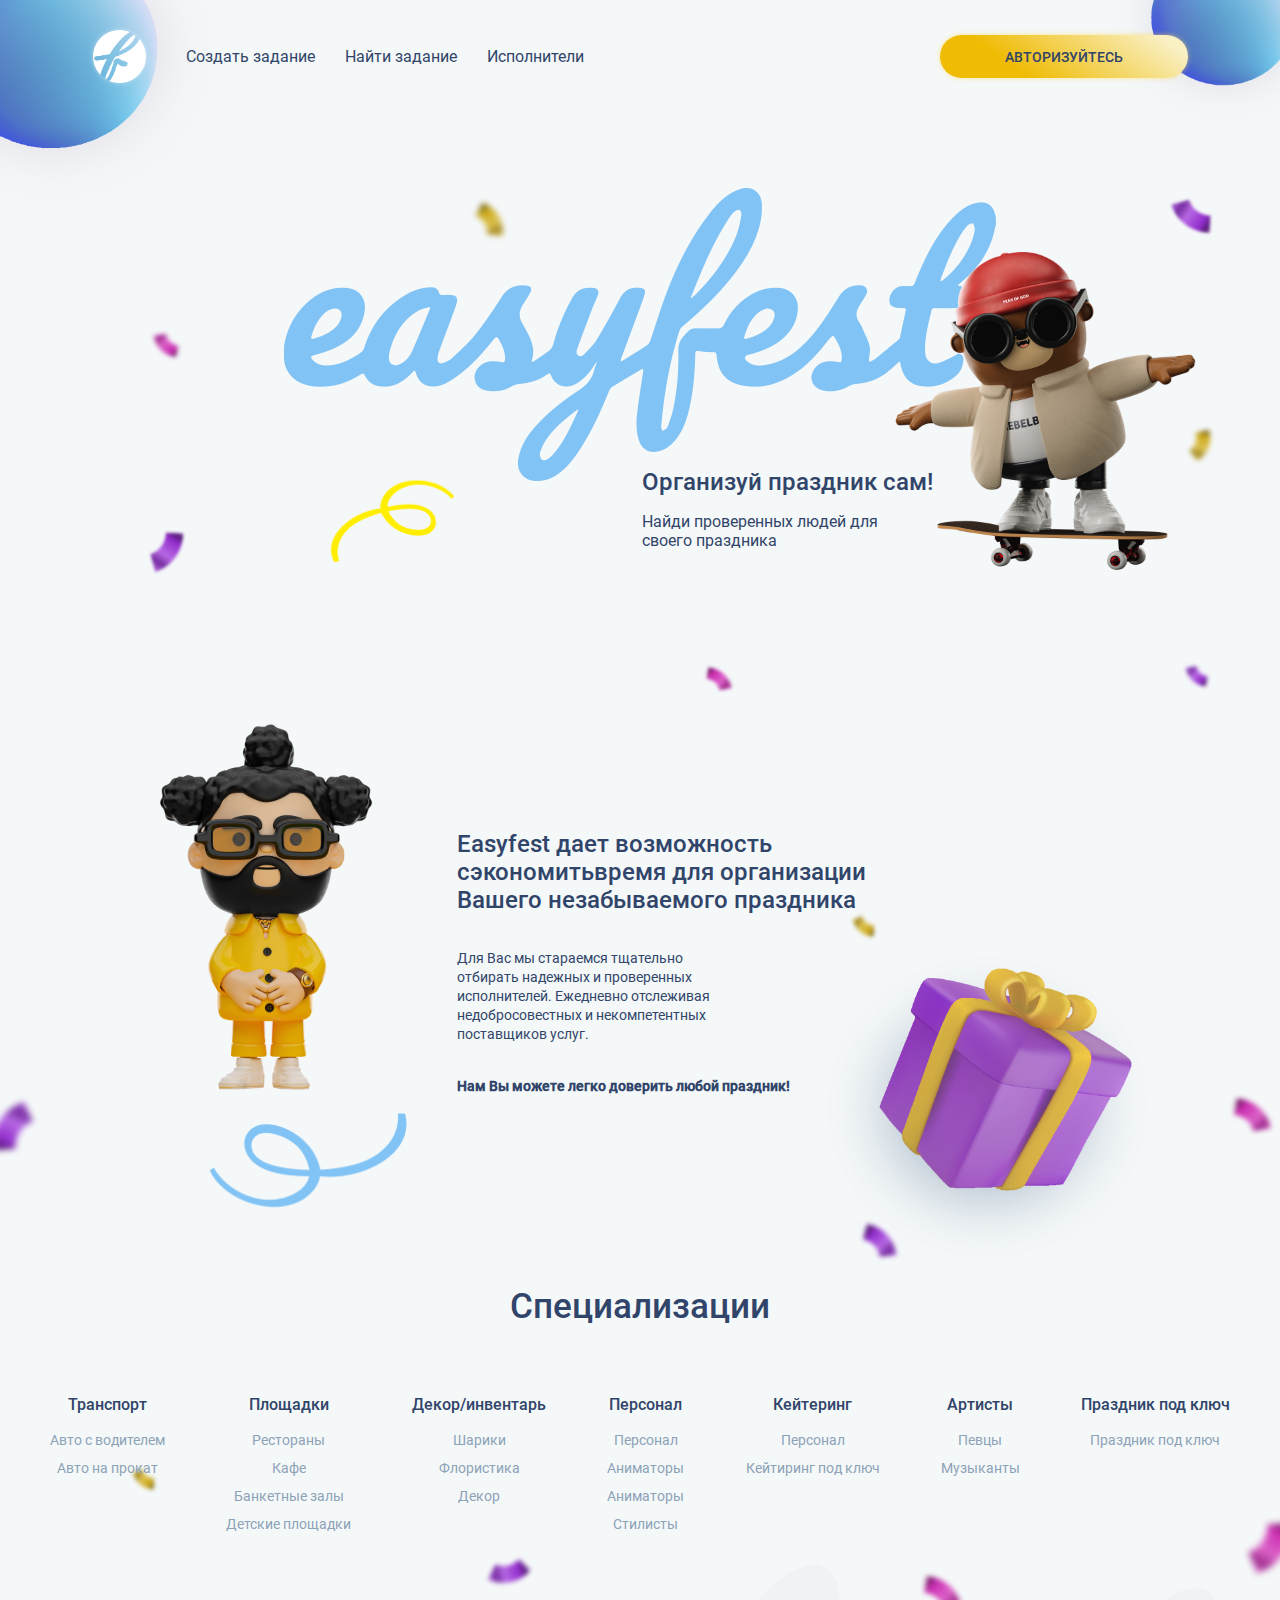
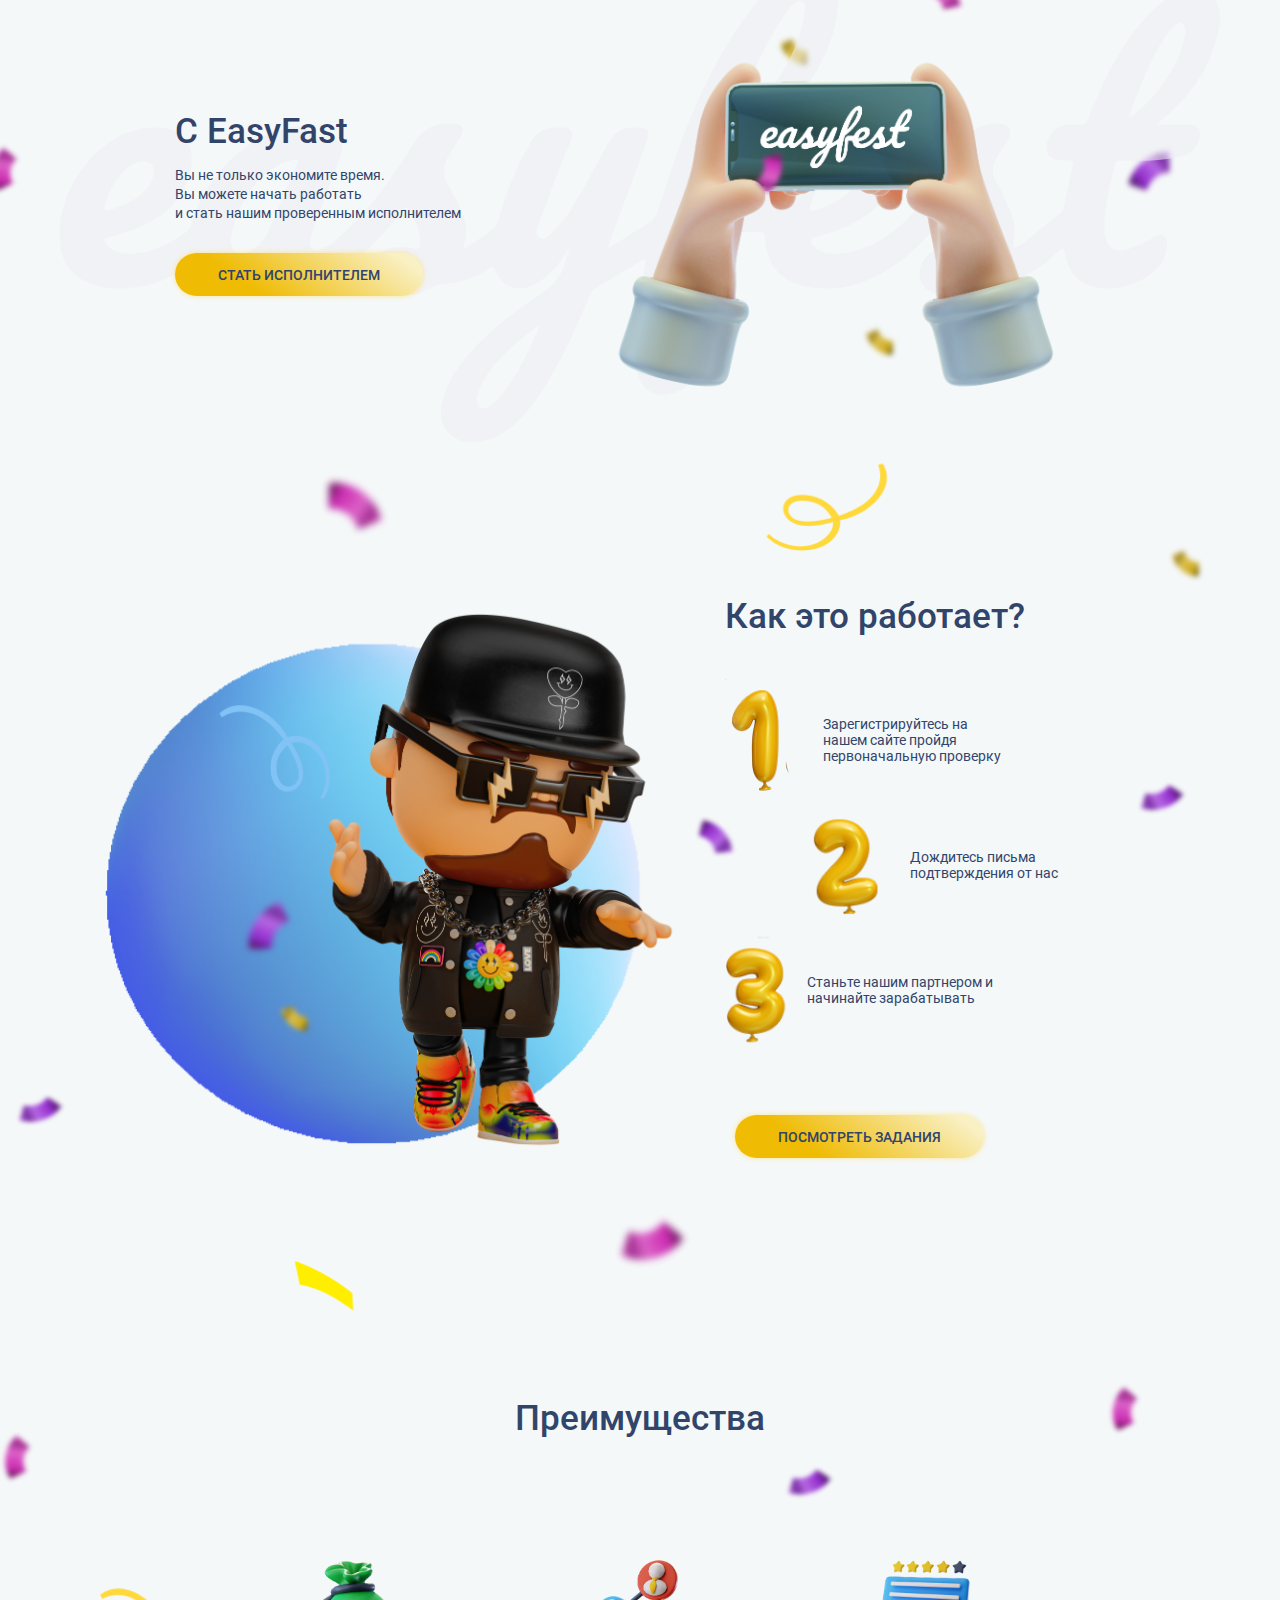
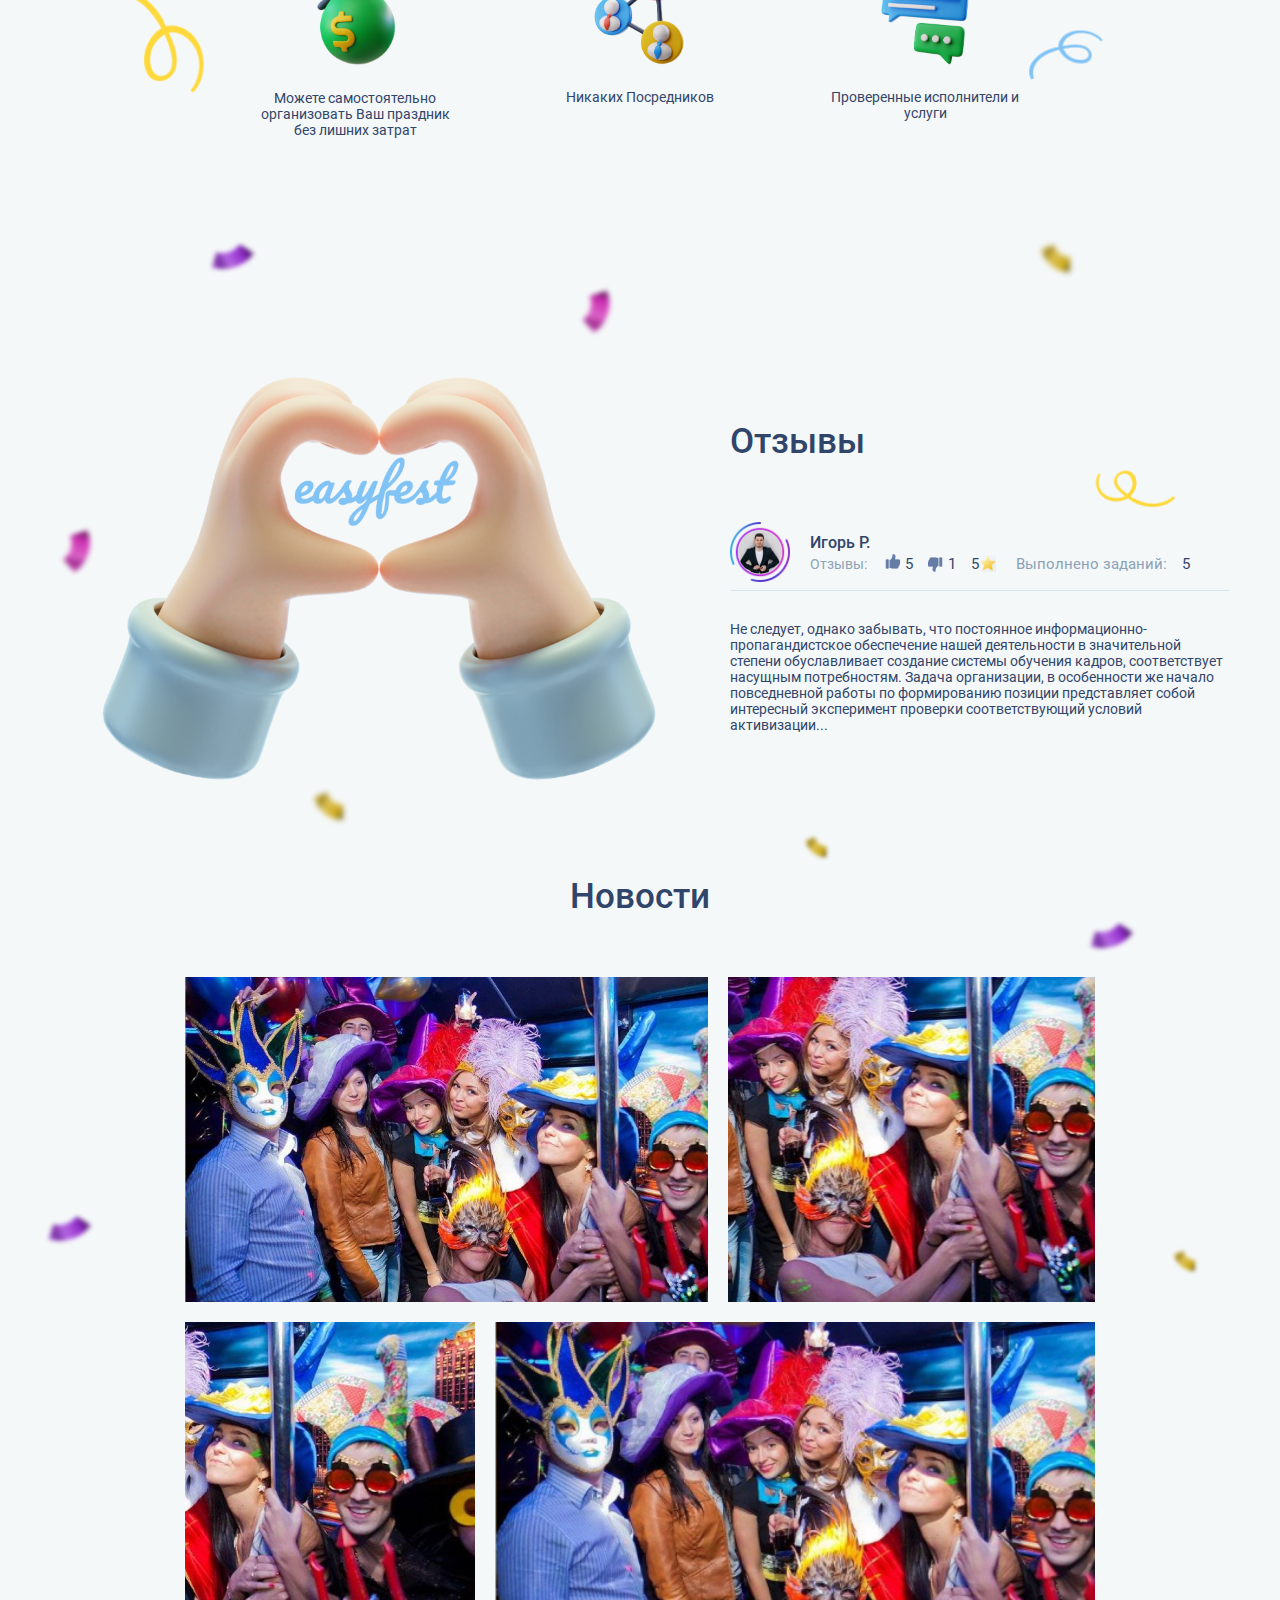
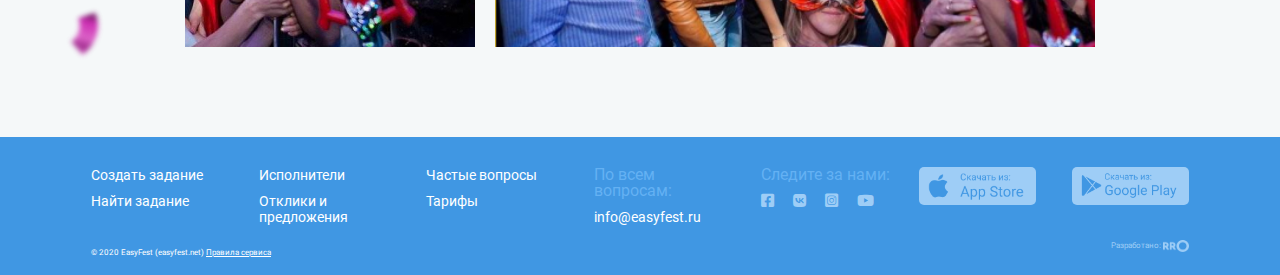
<file: index.html>
<!DOCTYPE html>
<html lang="en">
<head>
    <meta charset="UTF-8" />
    <meta http-equiv="X-UA-Compatible" content="IE=edge" />
    <meta name="viewport" content="width=device-width, initial-scale=1.0" />
    <link rel="stylesheet" href="./style/reset.css" />
    <link rel="stylesheet" href="./fontawesome-free-6.2.0-web/css/all.css" />
    <link rel="stylesheet" href="./style/index.css" />
    <title>EasyFest</title>
</head>
<body>
    <div class="wrapper">
        <div class="mobile-controls">
            <div class="mobile-controls_left-line"></div>
            <div class="mobile-controls_right-line"></div>
            <div class="mobile-controls_buttons">
                <div class="mobile-controls_bottom-line"></div>
                <button class="mobile-controls_button"><img src="./img/messages-mobile_icon.png" alt="" /></button>
                <button class="mobile-controls_button"><img src="./img/notification-mobile_icon.png" alt="" /></button>
                <button class="mobile-controls_button"><img src="./img/events-mobile_icon.png" alt="" /></button>
                <button class="mobile-controls_button"><img src="./img/settings-mobile_icon.png" alt="" /></button>
            </div>
        </div>
        <img class="left-ball" src="./img/ball_left.png" alt="">
        <img class="right-ball" src="./img/ball_right.png" alt="">
        <header class="header">
            <div class="header_container">
                <nav class="header_navbar">
                    <a href="./index.html" class="header_navbar-logo">
                        <img src="./img/logo_buttton.png" alt="logo" class="header_navbar-logo-image" />
                    </a>
                    <ul class="header_navbar-list">
                        <li class="header_navbar-item">
                            <a href="./task_creation.html" class="header_navbar-link">Создать задание</a>
                        </li>
                        <li class="header_navbar-item">
                            <a href="./update.html" class="header_navbar-link">Найти задание</a>
                        </li>
                        <li class="header_navbar-item">
                            <a href="./error.html" class="header_navbar-link">Исполнители</a>
                        </li>
                    </ul>
                </nav>
                <button class="header_login-button">Авторизуйтесь</button>
                <button class="header_mobile_menu-button">
                    <div class="header_mobile_menu-icon">
                        <p class="header_mobile_menu-line"></p>
                        <p class="header_mobile_menu-line"></p>
                        <p class="header_mobile_menu-line"></p>
                    </div>
                </button>
                <a href="#" class="header_mobile_profile"><img src="./img/roma_logo.jpg" alt="Roma" class="header_mobile_profile-image" /></a>
            </div>
        </header>
        <main>
            <section class="organize">
                <div class="organize_container">
                    <div class="organize_content">
                        <h2 class="organize_title">Организуй праздник сам!</h2>
                        <p class="organize_description">Найди проверенных людей для своего праздника</p>
                        <button class="organize_mobile_button">СОЗДАТЬ ЗАДАНИЕ</button>
                        <a href="#" class="organize_mobile_link">Смотреть предложения</a>
                    </div>
                </div>
            </section>
            <section class="time-saving">
                <div class="time-saving_container">
                    <div class="time-saving_content">
                        <h2 class="time-saving_title">Еasyfest дает возможность сэкономитьвремя для организации Вашего незабываемого праздника</h2>
                        <p class="time-saving_description">Для Вас мы стараемся  тщательно отбирать надежных и проверенных исполнителей. Ежедневно отслеживая недобросовестных и некомпетентных поставщиков услуг.</p>
                        <h3 class="time-saving_subtitle">Нам Вы можете легко доверить любой праздник!</h3>
                    </div>
                </div>
            </section>
            <section class="specialization">
                <div class="specialization_container">
                    <h2 class="specialization_title">Специализации</h2>
                    <div class="specialization_groups">
                        <ul class="specialization_list">
                            <li class="specialization_item">
                                <p class="specialization_list_title">Транспорт</p>
                            </li>
                            <li class="specialization_item">
                                <a href="#" class="specialization_list_link">Авто с водителем</a>
                            </li>
                            <li class="specialization_item">
                                <a href="#" class="specialization_list_link">Авто на прокат</a>
                            </li>
                        </ul>
                        <ul class="specialization_list">
                            <li class="specialization_item">
                                <p class="specialization_list_title">Площадки </p>
                            </li>
                            <li class="specialization_item">
                                <a href="#" class="specialization_list_link">Рестораны</a>
                            </li>
                            <li class="specialization_item">
                                <a href="#" class="specialization_list_link">Кафе</a>
                            </li>
                            <li class="specialization_item">
                                <a href="#" class="specialization_list_link">Банкетные залы</a>
                            </li>
                            <li class="specialization_item">
                                <a href="#" class="specialization_list_link">Детские площадки</a>
                            </li>
                        </ul>
                        <ul class="specialization_list">
                            <li class="specialization_item">
                                <p class="specialization_list_title">Декор/инвентарь </p>
                            </li>
                            <li class="specialization_item">
                                <a href="#" class="specialization_list_link">Шарики</a>
                            </li>
                            <li class="specialization_item">
                                <a href="#" class="specialization_list_link">Флористика</a>
                            </li>
                            <li class="specialization_item">
                                <a href="#" class="specialization_list_link">Декор</a>
                            </li>
                        </ul>
                        <ul class="specialization_list">
                            <li class="specialization_item">
                                <p class="specialization_list_title">Персонал</p>
                            </li>
                            <li class="specialization_item">
                                <a href="#" class="specialization_list_link">Персонал</a>
                            </li>
                            <li class="specialization_item">
                                <a href="#" class="specialization_list_link">Аниматоры</a>
                            </li>
                            <li class="specialization_item">
                                <a href="#" class="specialization_list_link">Аниматоры</a>
                            </li>
                            <li class="specialization_item">
                                <a href="#" class="specialization_list_link">Стилисты</a>
                            </li>
                        </ul>
                        <ul class="specialization_list">
                            <li class="specialization_item">
                                <p class="specialization_list_title">Кейтеринг</p>
                            </li>
                            <li class="specialization_item">
                                <a href="#" class="specialization_list_link">Персонал</a>
                            </li>
                            <li class="specialization_item">
                                <a href="#" class="specialization_list_link">Кейтиринг под ключ</a>
                            </li>
                        </ul>
                        <ul class="specialization_list">
                            <li class="specialization_item">
                                <p class="specialization_list_title">Артисты</p>
                            </li>
                            <li class="specialization_item">
                                <a href="#" class="specialization_list_link">Певцы </a>
                            </li>
                            <li class="specialization_item">
                                <a href="#" class="specialization_list_link">Музыканты</a>
                            </li>
                        </ul>
                        <ul class="specialization_list">
                            <li class="specialization_item">
                                <p class="specialization_list_title">Праздник под ключ</p>
                            </li>
                            <li class="specialization_item">
                                <a href="#" class="specialization_list_link">Праздник под ключ</a>
                            </li>
                        </ul>                      
                    </div>
                    <div class="specialization_list_slider">
                        <span></span><span></span><span class="active"></span>
                    </div>
                </div>
            </section>
            <section class="become-executor">
                <div class="become-executor_container">
                    <div class="become-executor_content">
                        <h2 class="become-executor_title">С EasyFast</h2>
                        <p class="become-executor_description">Вы не только экономите время. <br>Вы можете начать работать <br>и стать нашим проверенным исполнителем</p>
                        <button class="become-executor_button">СТАТЬ ИСПОЛНИТЕЛЕМ</button>
                    </div>
                    <div class="become-executor_image">
                        <img src="./img/easyfest_phone.png" alt="EasyFest" />
                    </div>
                </div>
            </section>
            <section class="instruction">
                <h2 class="instruction_mobile_title">Как это работает?</h2>
                <div class="instruction_container">
                    <div class="instruction_image">
                        <img src="./img/avatar_rockstar.png" alt="" />
                    </div>
                    <div class="instruction_content">
                        <h2 class="instruction_title">Как это работает?</h2>
                        <div class="instruction_steps">
                            <div class="instruction_step">
                                <img src="./img/baloon_one.png" alt="First Step" class="instruction_step_image" />
                                <p class="instruction_step_description">Зарегистрируйтесь на нашем сайте пройдя первоначальную проверку</p>
                            </div>
                            <div class="instruction_step">
                                <img src="./img/baloon_two.png" alt="Second Step" class="instruction_step_image" />
                                <p class="instruction_step_description">Дождитесь письма подтверждения от нас </p>
                            </div>
                            <div class="instruction_step">
                                <img src="./img/baloon_three.png" alt="Third Step" class="instruction_step_image" />
                                <p class="instruction_step_description">Станьте нашим партнером и начинайте зарабатывать </p>
                            </div>
                        </div>
                        <button class="instruction_button">ПОСМОТРЕТЬ ЗАДАНИЯ</button>
                    </div>
                </div>
            </section>
            <section class="benefits">
                <div class="benefits_container">
                    <h2 class="benefits_title">Преимущества</h2>
                    <div class="benefits_content">
                        <div class="benefits_box">
                            <img src="./img/money_bag.png" alt="No extra spendings" class="benefits_box_image" />
                            <p class="benefits_box_description">Можете самостоятельно организовать Ваш праздник без лишних затрат</p>
                        </div>
                        <div class="benefits_box">
                            <img src="./img/intermediary.png" alt="No intermediary" class="benefits_box_image" />
                            <p class="benefits_box_description">Никаких Посредников</p>
                        </div>
                        <div class="benefits_box">
                            <img src="./img/reviews.png" alt="Reviews" class="benefits_box_image" />
                            <p class="benefits_box_description">Проверенные исполнители и услуги</p>
                        </div>
                    </div>
                </div>
            </section>
            <section class="reviews">
                <div class="reviews_container">
                    <div class="reviews_image">
                        <img src="./img/easyfest_hands.png" alt="" />
                    </div>
                    <div class="reviews_content">
                        <h2 class="reviews_title">Отзывы</h2>
                        <div class="reviews_header">
                            <div class="reviews_header_avatar">
                                <img src="./img/roma.png" alt="Igor" />
                            </div>
                            <div>
                                <p class="reviews_header_name">Игорь Р.</p>
                                <p class="reviews_header_statistic">Отзывы: <span class="reviews_header_statistic-likes">5</span><span class="reviews_header_statistic-dislikes">1</span><span class="reviews_header_statistic-stars">5</span><span class="reviews_header_statistic_tasks">Выполнено заданий:<span class="reviews_header_statistic_tasks-number">5</span></span></p>
                            </div>
                        </div>
                        <p class="reviews_description">Не следует, однако забывать, что постоянное информационно-пропагандистское обеспечение нашей деятельности в значительной степени обуславливает создание системы обучения кадров, соответствует насущным потребностям. Задача организации, в особенности же начало повседневной работы по формированию позиции представляет собой интересный эксперимент проверки соответствующий условий активизации...</p>
                    </div>
                    <div class="reviews_slider-indicator">
                        <span></span><span></span><span class="active"></span>
                    </div>
                </div>
            </section>
            <section class="news">
                <div class="news_container">
                    <h2 class="news_title">Новости</h2>
                    <div class="news_cards">
                        <div class="news_card">
                            <div class="news_card_content">
                                <h2 class="news_card_title">Текст новости</h2>
                                <p class="news_card_description">Не следует, однако забывать, что постоянное информационно-пропагандистское обеспечение нашей деятельности в значительной степени обуславливает создание системы обучения кадров, соответствует насущным потребностям. Задача организации, в особенности же начало повседневной работы по формированию позиции представляет собой интересный эксперимент проверки соответствующий условий активизации...</p>
                            </div>
                        </div>
                        <div class="news_card">
                            <div class="news_card_content">
                                <h2 class="news_card_title">Текст новости</h2>
                                <p class="news_card_description">Не следует, однако забывать, что постоянное информационно-пропагандистское обеспечение нашей деятельности в значительной степени обуславливает создание системы обучения кадров, соответствует насущным потребностям. Задача организации, в особенности же начало повседневной работы по формированию позиции представляет собой интересный эксперимент проверки соответствующий условий активизации...</p>
                            </div>
                        </div>
                        <div class="news_card">
                            <div class="news_card_content">
                                <h2 class="news_card_title">Текст новости</h2>
                                <p class="news_card_description">Не следует, однако забывать, что постоянное информационно-пропагандистское обеспечение нашей деятельности в значительной степени обуславливает создание системы обучения кадров, соответствует насущным потребностям. Задача организации, в особенности же начало повседневной работы по формированию позиции представляет собой интересный эксперимент проверки соответствующий условий активизации...</p>
                            </div>
                        </div>
                        <div class="news_card">
                            <div class="news_card_content">
                                <h2 class="news_card_title">Текст новости</h2>
                                <p class="news_card_description">Не следует, однако забывать, что постоянное информационно-пропагандистское обеспечение нашей деятельности в значительной степени обуславливает создание системы обучения кадров, соответствует насущным потребностям. Задача организации, в особенности же начало повседневной работы по формированию позиции представляет собой интересный эксперимент проверки соответствующий условий активизации...</p>
                            </div>
                        </div>
                    </div>
                </div>
            </section>
        </main>
        <footer class="footer">
            <div class="footer_container">
                <div class="footer_content">
                    <div class="footer_links">
                        <ul class="footer_links_list">
                            <li class="footer_links_item">
                                <a href="#" class="footer_links_link">Создать задание</a>
                            </li>
                            <li class="footer_links_item">
                                <a href="#" class="footer_links_link">Найти задание</a>
                            </li>
                        </ul>
                        <ul class="footer_links_list">
                            <li class="footer_links_item">
                                <a href="#" class="footer_links_link">Исполнители</a>
                            </li>
                            <li class="footer_links_item">
                                <a href="#" class="footer_links_link">Отклики и предложения</a>
                            </li>
                        </ul>
                        <ul class="footer_links_list">
                            <li class="footer_links_item">
                                <a href="#" class="footer_links_link">Частые вопросы</a>
                            </li>
                            <li class="footer_links_item">
                                <a href="#" class="footer_links_link">Тарифы</a>
                            </li>
                        </ul>
                        <ul class="footer_links_list">
                            <li class="footer_links_item">
                                <p class="footer_links_title">По всем вопросам:</p>
                            </li>
                            <li class="footer_links_item">
                                <a href="mailto: info@easyfest.ru" class="footer_links_link">info@easyfest.ru</a>
                            </li>
                        </ul>
                        <ul class="footer_links_list">
                            <li class="footer_links_item">
                                <p class="footer_links_title">Следите за нами:</p>
                            </li>
                            <li class="footer_links_item">
                                <a href="#" class="footer_links_icon"><i class="fa-brands fa-square-facebook"></i></a>
                                <a href="#" class="footer_links_icon"><i class="fa-brands fa-vk"></i></a>
                                <a href="#" class="footer_links_icon"><i class="fa-brands fa-square-instagram"></i></a>
                                <a href="#" class="footer_links_icon"><i class="fa-brands fa-youtube"></i></a>
                            </li>
                        </ul>
                    </div>
                    <div class="footer_apps">
                        <a class="footer_apps_item" href="#"><img src="./img/app_store.png" alt="" /></a>
                        <a class="footer_apps_item" href="#"><img src="./img/play_market.png" alt="" /></a>
                    </div>
                </div>
                <div class="footer_copyright">
                    <p class="footer_copyright-rules">© 2020 EasyFest (easyfest.net) <a href="#">Правила сервиса</a></p>
                    <p class="footer_copyright-developer">Разработано: <img src="./img/pro.png" alt="" /></p>
                </div>
            </div>
        </footer>
    </div>
</body>
</html>
</file>
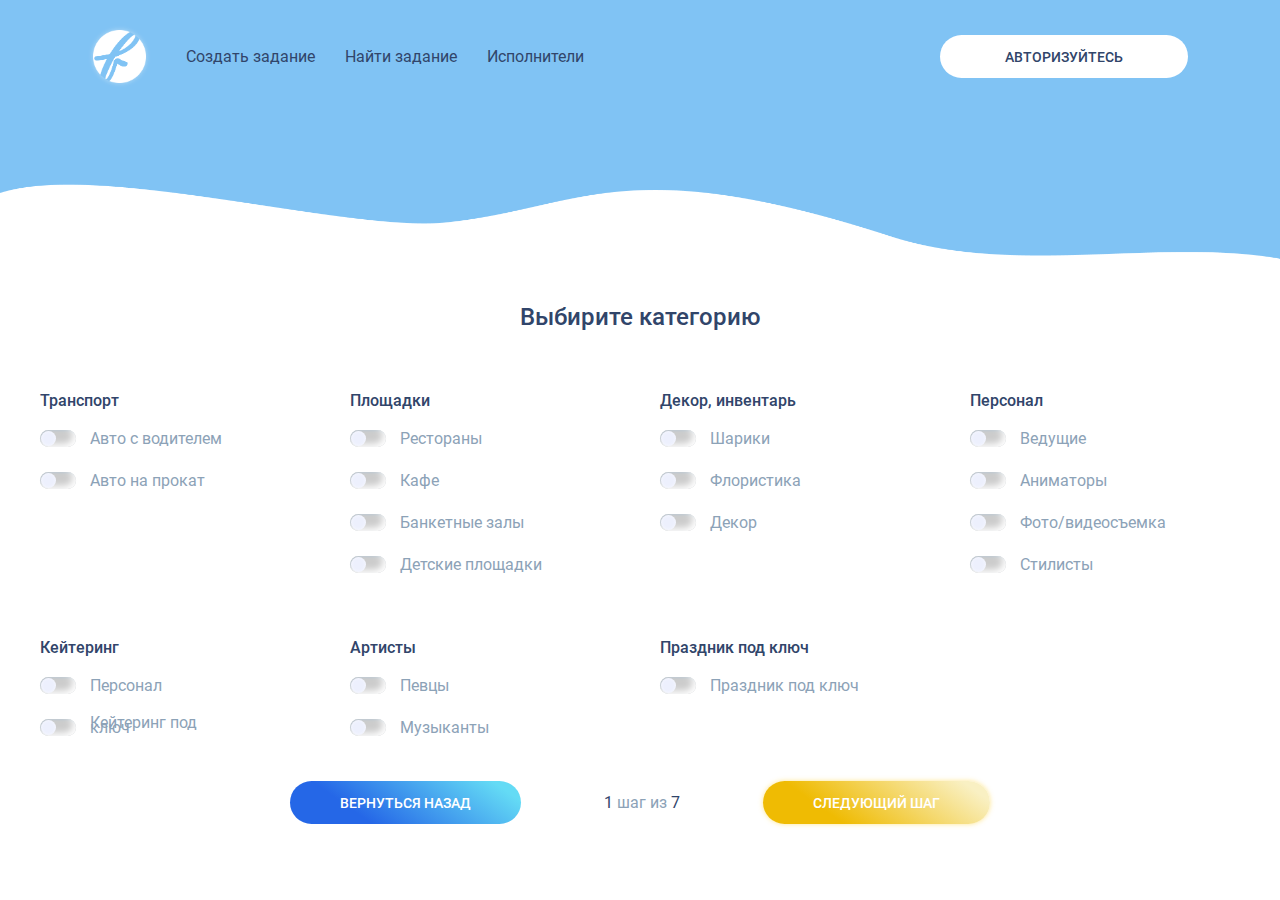
<file: task_creation.html>
<!DOCTYPE html>
<html lang="en">
<head>
    <meta charset="UTF-8" />
    <meta http-equiv="X-UA-Compatible" content="IE=edge" />
    <meta name="viewport" content="width=device-width, initial-scale=1.0" />
    <link rel="stylesheet" href="./style/reset.css" />
    <link rel="stylesheet" href="./fontawesome-free-6.2.0-web/css/all.css" />
    <link rel="stylesheet" href="./style/index.css" />
    <title>EasyFest</title>
</head>
<body class="task-creation_body">
    <header class="header">
        <div class="header_container">
            <nav class="header_navbar">
                <a href="./index.html" class="header_navbar-logo">
                    <img src="./img/logo_buttton.png" alt="logo" class="header_navbar-logo-image" />
                </a>
                <ul class="header_navbar-list">
                    <li class="header_navbar-item">
                        <a href="./task_creation.html" class="header_navbar-link">Создать задание</a>
                    </li>
                    <li class="header_navbar-item">
                        <a href="#" class="header_navbar-link">Найти задание</a>
                    </li>
                    <li class="header_navbar-item">
                        <a href="#" class="header_navbar-link">Исполнители</a>
                    </li>
                </ul>
            </nav>
            <button class="header_login-button">Авторизуйтесь</button>
            <button class="header_mobile_menu-button">
                <div class="header_mobile_menu-icon">
                    <p class="header_mobile_menu-line"></p>
                    <p class="header_mobile_menu-line"></p>
                    <p class="header_mobile_menu-line"></p>
                </div>
            </button>
            <a href="#" class="header_mobile_profile"><img src="./img/roma_logo.jpg" alt="Roma" class="header_mobile_profile-image" /></a>
        </div>
    </header>
    <main class="task-creation_main">
        <h2 class="task-creation_main_title_mobile">Стоимость одной  категории 100 ₽</h2>
        <p class="task-creation_main_subtitle_mobile">*Первый месяц подписка на выбранные категории бесплатна</p>
        <h2 class="task-creation_main_title">Выбирите категорию</h2>
        <form action="" class="task-creation_main_form">
            <ul class="task-creation_main_list">
                <li class="task-creation_main_list-title">Транспорт</li>
                <li class="task-creation_main_list-item">
                    <label class="task-creation_main_switch">
                        <input type="checkbox" id="car_with_driver">
                        <span class="task-creation_main_slider"></span>
                        <label class="task-creation_main_switch-label" for="car_with_driver">Авто с водителем</label>
                    </label>
                </li>
                <li class="task-creation_main_list-item">
                    <label class="task-creation_main_switch">
                        <input type="checkbox" id="car_for_rent">
                        <span class="task-creation_main_slider"></span>
                        <label class="task-creation_main_switch-label" for="car_for_rent">Авто на прокат</label>
                    </label>
                </li>
            </ul>
            <ul class="task-creation_main_list">
                <li class="task-creation_main_list-title">Площадки</li>
                <li class="task-creation_main_list-item">
                    <label class="task-creation_main_switch">
                        <input type="checkbox" id="restorants">
                        <span class="task-creation_main_slider"></span>
                        <label class="task-creation_main_switch-label" for="restorants">Рестораны</label>
                    </label>
                </li>
                <li class="task-creation_main_list-item">
                    <label class="task-creation_main_switch">
                        <input type="checkbox" id="cafe">
                        <span class="task-creation_main_slider"></span>
                        <label class="task-creation_main_switch-label" for="cafe">Кафе</label>
                    </label>
                </li>
                <li class="task-creation_main_list-item">
                    <label class="task-creation_main_switch">
                        <input type="checkbox" id="banqueting_hall">
                        <span class="task-creation_main_slider"></span>
                        <label class="task-creation_main_switch-label" for="banqueting_hall">Банкетные залы</label>
                    </label>
                </li>
                <li class="task-creation_main_list-item">
                    <label class="task-creation_main_switch">
                        <input type="checkbox" id="playgrounds">
                        <span class="task-creation_main_slider"></span>
                        <label class="task-creation_main_switch-label" for="playgrounds">Детские площадки</label>
                    </label>
                </li>
            </ul>
            <ul class="task-creation_main_list">
                <li class="task-creation_main_list-title">Декор, инвентарь </li>
                <li class="task-creation_main_list-item">
                    <label class="task-creation_main_switch">
                        <input type="checkbox" id="baloons">
                        <span class="task-creation_main_slider"></span>
                        <label class="task-creation_main_switch-label" for="baloons">Шарики</label>
                    </label>
                </li>
                <li class="task-creation_main_list-item">
                    <label class="task-creation_main_switch">
                        <input type="checkbox" id="phlora">
                        <span class="task-creation_main_slider"></span>
                        <label class="task-creation_main_switch-label" for="phlora">Флористика</label>
                    </label>
                </li>
                <li class="task-creation_main_list-item">
                    <label class="task-creation_main_switch">
                        <input type="checkbox" id="decoration">
                        <span class="task-creation_main_slider"></span>
                        <label class="task-creation_main_switch-label" for="decoration">Декор</label>
                    </label>
                </li>
            </ul>
            <ul class="task-creation_main_list">
                <li class="task-creation_main_list-title">Персонал</li>
                <li class="task-creation_main_list-item">
                    <label class="task-creation_main_switch">
                        <input type="checkbox" id="leaders">
                        <span class="task-creation_main_slider"></span>
                        <label class="task-creation_main_switch-label" for="leaders">Ведущие</label>
                    </label>
                </li>
                <li class="task-creation_main_list-item">
                    <label class="task-creation_main_switch">
                        <input type="checkbox" id="animators">
                        <span class="task-creation_main_slider"></span>
                        <label class="task-creation_main_switch-label" for="animators">Аниматоры</label>
                    </label>
                </li>
                <li class="task-creation_main_list-item">
                    <label class="task-creation_main_switch">
                        <input type="checkbox" id="photos">
                        <span class="task-creation_main_slider"></span>
                        <label class="task-creation_main_switch-label" for="photos">Фото/видеосъемка</label>
                    </label>
                </li>
                <li class="task-creation_main_list-item">
                    <label class="task-creation_main_switch">
                        <input type="checkbox" id="stylists">
                        <span class="task-creation_main_slider"></span>
                        <label class="task-creation_main_switch-label" for="stylists">Стилисты</label>
                    </label>
                </li>
            </ul>
            <ul class="task-creation_main_list">
                <li class="task-creation_main_list-title">Кейтеринг</li>
                <li class="task-creation_main_list-item">
                    <label class="task-creation_main_switch">
                        <input type="checkbox" id="staff">
                        <span class="task-creation_main_slider"></span>
                        <label class="task-creation_main_switch-label" for="staff">Персонал</label>
                    </label>
                </li>
                <li class="task-creation_main_list-item">
                    <label class="task-creation_main_switch">
                        <input type="checkbox" id="katering">
                        <span class="task-creation_main_slider"></span>
                        <label class="task-creation_main_switch-label" for="katering">Кейтеринг под ключ</label>
                    </label>
                </li>
            </ul>
            <ul class="task-creation_main_list">
                <li class="task-creation_main_list-title">Артисты</li>
                <li class="task-creation_main_list-item">
                    <label class="task-creation_main_switch">
                        <input type="checkbox" id="singers">
                        <span class="task-creation_main_slider"></span>
                        <label class="task-creation_main_switch-label" for="singers">Певцы</label>
                    </label>
                </li>
                <li class="task-creation_main_list-item">
                    <label class="task-creation_main_switch">
                        <input type="checkbox" id="musicians">
                        <span class="task-creation_main_slider"></span>
                        <label class="task-creation_main_switch-label" for="musicians">Музыканты</label>
                    </label>
                </li>
            </ul>
            <ul class="task-creation_main_list">
                <li class="task-creation_main_list-title">Праздник под ключ </li>
                <li class="task-creation_main_list-item">
                    <label class="task-creation_main_switch">
                        <input type="checkbox" id="full_construction">
                        <span class="task-creation_main_slider"></span>
                        <label class="task-creation_main_switch-label" for="full_construction">Праздник под ключ</label>
                    </label>
                </li>
            </ul>
        </form>
        <div class="task-creation_main_buttons">
            <button class="task-creation_main_back">ВЕРНУТЬСЯ НАЗАД</button>
            <button class="task-creation_main_back_mobile">НАЗАД</button>
            <p class="task-creation_main_step"><span>1</span> шаг из <span>7</span></p>
            <button class="task-creation_main_next">СЛЕДУЮЩИЙ ШАГ</button>
            <button class="task-creation_main_next_mobile">ВПЕРЕД</button>
        </div>
    </main>
</body>
</html>
</file>
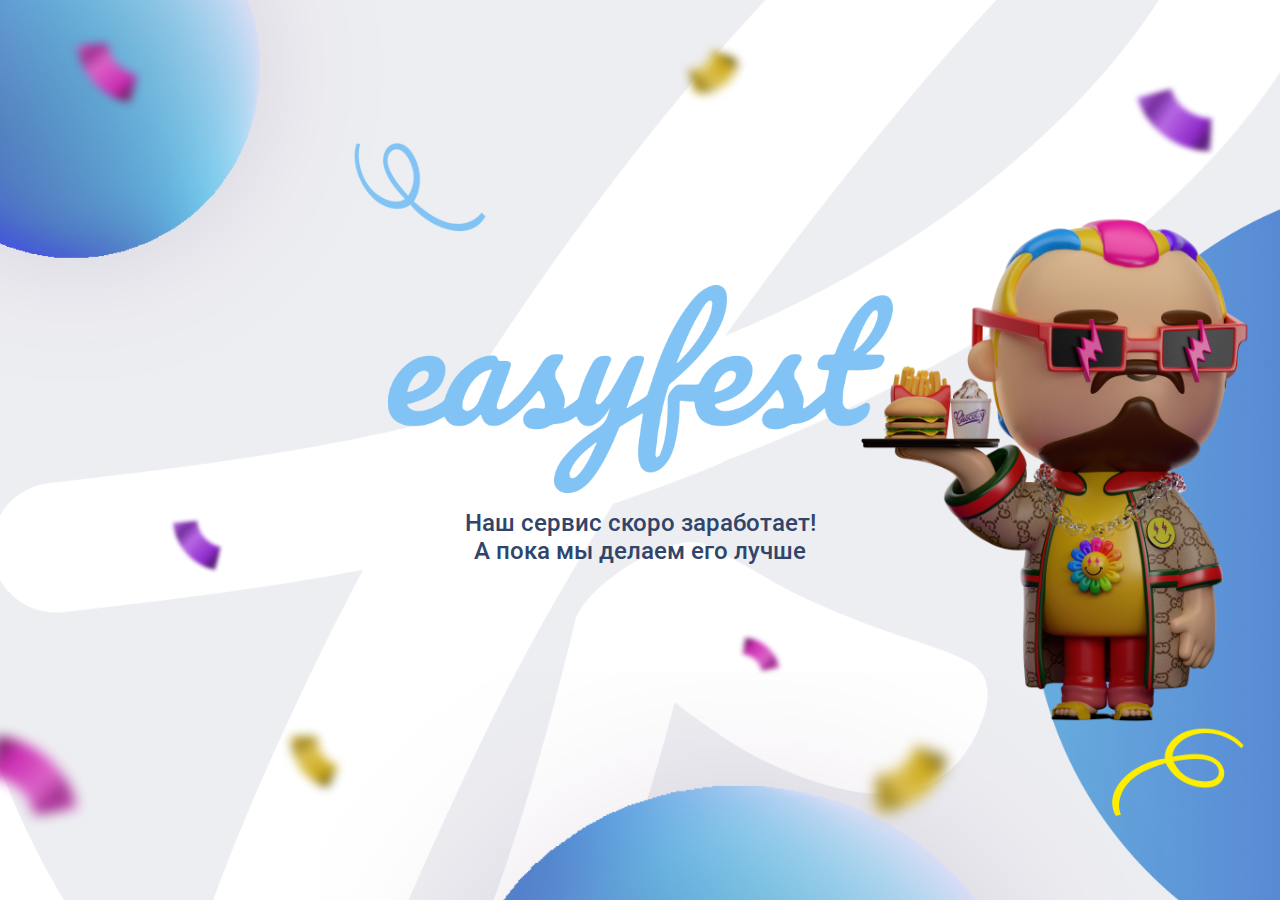
<file: update.html>
<!DOCTYPE html>
<html lang="en">
<head>
    <meta charset="UTF-8" />
    <meta http-equiv="X-UA-Compatible" content="IE=edge" />
    <meta name="viewport" content="width=device-width, initial-scale=1.0" />
    <link rel="stylesheet" href="./style/reset.css" />
    <link rel="stylesheet" href="./fontawesome-free-6.2.0-web/css/all.css" />
    <link rel="stylesheet" href="./style/index.css" />
    <title>EasyFest</title>
</head>
<body class="update_body">
    <div class="update_balls-wrapper">
        <img src="./img/blue_ball.png" alt="" class="update_ball-left" />
        <img src="./img/update_right-ball.png" alt="" class="update_ball-right" />
        <img src="./img/blue_ball.png" alt="" class="update_ball-bottom" />
        <div class="update_wrapper">
            <div class="update_content">
                <img src="./img/easyfest.png" alt="Easyfest" class="update_logo" />
                <p class="update_title">Наш сервис скоро заработает! <br> А пока мы делаем его лучше</p>
            </div>
        </div>
    </div>
</body>
</html>
</file>
<file: style/index.css>
@font-face {
  font-family: "Roboto Regular";
  src: url("../fonts/roboto/Roboto-Regular.ttf");
  font-weight: 400;
}
@font-face {
  font-family: "Roboto Regular";
  src: url("../fonts/roboto/Roboto-Medium.ttf");
  font-weight: 500;
}
@font-face {
  font-family: "Roboto Regular";
  src: url("../fonts/roboto/Roboto-Regular.ttf");
  font-weight: 400;
}
@font-face {
  font-family: "Roboto Regular";
  src: url("../fonts/roboto/Roboto-Medium.ttf");
  font-weight: 500;
}
a {
  text-decoration: none;
}

body * {
  font-family: "Roboto Regular";
  color: #31456A;
  font-weight: 400;
  z-index: 1;
}

main {
  width: 100%;
  background: url("../img/main_background.png") no-repeat top center;
  background-size: cover;
}

.wrapper {
  position: relative;
  width: 100%;
  background-color: #f5f8f9;
}
.wrapper .left-ball {
  z-index: 0;
  position: absolute;
  width: 265px;
  top: 0;
  left: 0;
}
.wrapper .right-ball {
  z-index: 0;
  position: absolute;
  width: 200px;
  top: 0;
  right: 0;
}

@font-face {
  font-family: "Roboto Regular";
  src: url("../fonts/roboto/Roboto-Regular.ttf");
  font-weight: 400;
}
@font-face {
  font-family: "Roboto Regular";
  src: url("../fonts/roboto/Roboto-Medium.ttf");
  font-weight: 500;
}
.mobile-controls {
  display: none;
  width: 100vw;
  z-index: 1000;
  position: fixed;
}
.mobile-controls * {
  z-index: 1000;
}
.mobile-controls_buttons {
  position: relative;
  box-sizing: border-box;
  position: fixed;
  bottom: 0;
  left: 0;
  width: 100vw;
  display: flex;
  justify-content: space-between;
  background: #77c6ff;
  padding: 0.625rem 1.875rem;
}
.mobile-controls_bottom-line {
  width: 100vw;
  height: 3.125rem;
  pointer-events: none;
  position: absolute;
  top: -2.5rem;
  left: 0;
  box-sizing: border-box;
  box-shadow: inset 0.625rem -0.9375rem #77c6ff, inset -0.625rem -0.9375rem #77c6ff, inset 0rem -0.625rem #77c6ff;
  border-top: none;
  border-radius: 1.25rem;
}
.mobile-controls_left-line {
  width: 0.625rem;
  height: 100vh;
  position: absolute;
  top: 0;
  left: 0;
  background: #77c6ff;
}
.mobile-controls_right-line {
  width: 0.625rem;
  height: 100vh;
  position: absolute;
  top: 0;
  right: 0;
  background: #77c6ff;
}
.mobile-controls_button {
  border: none;
  outline: none;
  border-radius: 50%;
  background: linear-gradient(182.2deg, #4FA2E7 -38.89%, #6AB8FA 75.08%);
  box-shadow: 0rem 0rem 0.625rem rgba(143, 204, 255, 0.8), inset -0.3125rem -0.3125rem 0.625rem rgba(255, 255, 255, 0.1);
  font-size: 0.6875rem;
  padding: 0.625rem;
}
.mobile-controls_button img {
  width: 0.6875rem;
  height: 0.6875rem;
}

@font-face {
  font-family: "Roboto Regular";
  src: url("../fonts/roboto/Roboto-Regular.ttf");
  font-weight: 400;
}
@font-face {
  font-family: "Roboto Regular";
  src: url("../fonts/roboto/Roboto-Medium.ttf");
  font-weight: 500;
}
.header {
  width: 100%;
  padding-top: 1.875rem;
  padding-bottom: 1.25rem;
}
.header_container {
  box-sizing: border-box;
  width: 100%;
  max-width: 69.6875rem;
  display: flex;
  justify-content: center;
  align-items: center;
  justify-content: space-between;
  margin: 0 auto;
  padding: 0 0.625rem;
}
.header_navbar {
  display: flex;
  justify-content: center;
  align-items: center;
  gap: 2.5rem;
}
.header_navbar-logo {
  display: inline-block;
  border-radius: 50%;
  box-shadow: 0 0 0.3125rem rgba(245, 248, 249, 0.4588235294);
}
.header_navbar-logo-image {
  width: 3.3125rem;
}
.header_navbar-list {
  display: flex;
  justify-content: center;
  align-items: center;
  gap: 1.875rem;
}
.header_navbar-link {
  font-size: 1rem;
  line-height: 1.1875rem;
}
.header_login-button {
  background: linear-gradient(215.31deg, #F9F0C3 9.73%, #EFBB03 71.72%);
  text-transform: uppercase;
  outline: none;
  border: none;
  border-radius: 6.25rem;
  color: #31456A;
  box-shadow: 0 0 0.3125rem rgba(255, 219, 91, 0.6862745098);
  font-weight: 500;
  font-size: 0.875rem;
  line-height: 1rem;
  padding: 0.875rem 4.0625rem 0.8125rem 4.0625rem;
  font-size: 0.875rem;
  line-height: 1rem;
}
.header_mobile_menu-button {
  display: none;
}
.header_mobile_menu-icon {
  display: none;
}
.header_mobile_profile {
  display: none;
}

@font-face {
  font-family: "Roboto Regular";
  src: url("../fonts/roboto/Roboto-Regular.ttf");
  font-weight: 400;
}
@font-face {
  font-family: "Roboto Regular";
  src: url("../fonts/roboto/Roboto-Medium.ttf");
  font-weight: 500;
}
.organize {
  width: 100%;
  display: flex;
  justify-content: center;
  align-items: center;
  padding: 5.3125rem 0;
  overflow: hidden;
}
.organize_container {
  box-sizing: border-box;
  position: relative;
  width: 100%;
  max-width: 44.5rem;
  display: flex;
  justify-content: center;
  align-items: center;
  justify-content: end;
  background: url("../img/easyfest.png") top center no-repeat;
  background-size: contain;
  padding: 0 0.625rem;
  padding-top: 17.5rem;
}
.organize_container::after {
  position: absolute;
  top: 1.25rem;
  right: -13.125rem;
  content: "";
  width: 20rem;
  height: 25rem;
  background: url("../img/avatar_skate.png") center center no-repeat;
  background-size: cover;
}
.organize_content {
  margin-right: 3.3125rem;
}
.organize_title {
  font-weight: 500;
  font-size: 1.5rem;
  line-height: 1.75rem;
  margin-bottom: 1rem;
}
.organize_description {
  width: 15.3125rem;
  font-size: 1rem;
  line-height: 1.1875rem;
}
.organize_mobile_button {
  display: none;
}
.organize_mobile_link {
  display: none;
}

@font-face {
  font-family: "Roboto Regular";
  src: url("../fonts/roboto/Roboto-Regular.ttf");
  font-weight: 400;
}
@font-face {
  font-family: "Roboto Regular";
  src: url("../fonts/roboto/Roboto-Medium.ttf");
  font-weight: 500;
}
.time-saving {
  width: 100%;
  padding-top: 12.1875rem;
  padding-bottom: 11.875rem;
  overflow: hidden;
}
.time-saving_container {
  position: relative;
  width: 100%;
  max-width: 28.5625rem;
  margin: 0 auto;
  padding: 0 0.625rem;
  padding-left: 6.25rem;
}
.time-saving_container::before {
  position: absolute;
  top: -7.5rem;
  left: -15.625rem;
  content: "";
  width: 20rem;
  height: 25rem;
  background: url("../img/avatar_dreads.png") center center no-repeat;
  background-size: cover;
}
.time-saving_container::after {
  position: absolute;
  top: 2.5rem;
  right: -14.6875rem;
  content: "";
  width: 26.6875rem;
  height: 24.5625rem;
  background: url("../img/present.png") center center no-repeat;
  background-size: cover;
}
.time-saving_title {
  font-weight: 500;
  font-size: 1.5rem;
  line-height: 1.75rem;
  margin-bottom: 2.1875rem;
}
.time-saving_description {
  width: 18.125rem;
  font-size: 0.875rem;
  line-height: 1.1875rem;
  margin-bottom: 2.0625rem;
}
.time-saving_subtitle {
  font-weight: 600;
  font-size: 0.875rem;
  line-height: 1.1875rem;
}

@font-face {
  font-family: "Roboto Regular";
  src: url("../fonts/roboto/Roboto-Regular.ttf");
  font-weight: 400;
}
@font-face {
  font-family: "Roboto Regular";
  src: url("../fonts/roboto/Roboto-Medium.ttf");
  font-weight: 500;
}
.specialization {
  width: 100%;
}
.specialization_container {
  box-sizing: border-box;
  width: 100%;
  max-width: 1200px;
  margin: 0 auto;
  padding: 0 10px;
}
.specialization_title {
  text-align: center;
  font-weight: 500;
  font-size: 35px;
  line-height: 41px;
  margin-bottom: 70px;
}
.specialization_groups {
  display: flex;
  justify-content: space-between;
  align-items: top;
  flex-wrap: nowrap;
}
.specialization_list {
  text-align: center;
}
.specialization_list_title {
  font-weight: 500;
  font-size: 16px;
  line-height: 16px;
  margin-bottom: 13px;
}
.specialization_list_link {
  display: inline-block;
  font-size: 14px;
  line-height: 14px;
  color: #8CA2B7;
  padding: 7px 0;
}
.specialization_list_link:hover {
  color: #31456A;
}
.specialization_list_slider {
  display: none;
  display: none;
  text-align: center;
}
.specialization_list_slider span {
  display: inline-block;
  width: 0.5rem;
  height: 0.5rem;
  border-radius: 50%;
  background: #D2D9E5;
  margin-right: 0.4375rem;
}
.specialization_list_slider span.active {
  background: #FFD93B;
}

@font-face {
  font-family: "Roboto Regular";
  src: url("../fonts/roboto/Roboto-Regular.ttf");
  font-weight: 400;
}
@font-face {
  font-family: "Roboto Regular";
  src: url("../fonts/roboto/Roboto-Medium.ttf");
  font-weight: 500;
}
.become-executor {
  width: 100%;
  padding-top: 1.4375rem;
}
.become-executor_container {
  box-sizing: border-box;
  box-sizing: border-box;
  width: 100%;
  max-width: 72.5rem;
  display: flex;
  justify-content: space-between;
  align-items: center;
  gap: 1.25rem;
  background: url("../img/easyfest_background.png") no-repeat;
  background-position: 0 50%;
  background-size: contain;
  margin: 0 auto;
  padding: 0 0.9375rem;
}
.become-executor_content {
  width: 19.6875rem;
  margin-left: 6.25rem;
}
.become-executor_title {
  font-weight: 500;
  font-size: 2.1875rem;
  line-height: 2.5625rem;
  margin-bottom: 0.875rem;
}
.become-executor_description {
  width: 18.75rem;
  font-size: 0.875rem;
  line-height: 1.1875rem;
  margin-bottom: 1.875rem;
}
.become-executor_button {
  background: linear-gradient(215.31deg, #F9F0C3 9.73%, #EFBB03 71.72%);
  text-transform: uppercase;
  outline: none;
  border: none;
  border-radius: 6.25rem;
  color: #31456A;
  box-shadow: 0 0 0.3125rem rgba(255, 219, 91, 0.6862745098);
  font-weight: 500;
  font-size: 0.875rem;
  line-height: 1rem;
  padding: 0.875rem 2.6875rem 0.8125rem 2.6875rem;
}
.become-executor_image img {
  width: 100%;
  max-width: 46.875rem;
}

@font-face {
  font-family: "Roboto Regular";
  src: url("../fonts/roboto/Roboto-Regular.ttf");
  font-weight: 400;
}
@font-face {
  font-family: "Roboto Regular";
  src: url("../fonts/roboto/Roboto-Medium.ttf");
  font-weight: 500;
}
.instruction {
  width: 100%;
  margin-top: 8.75rem;
}
.instruction_mobile_title {
  display: none;
}
.instruction_container {
  box-sizing: border-box;
  width: 100%;
  max-width: 75rem;
  display: flex;
  justify-content: center;
  align-items: center;
  padding: 0 0.625rem;
  margin: auto;
}
.instruction_content {
  width: 100%;
  max-width: 28.125rem;
  display: flex;
  flex-direction: column;
  align-items: flex-start;
  gap: 0.3125rem;
}
.instruction_image img {
  width: 100%;
  max-width: 38.75rem;
}
.instruction_title {
  font-weight: 500;
  font-size: 2.1875rem;
  line-height: 2.5625rem;
  margin-bottom: 2.1875rem;
}
.instruction_step {
  display: flex;
  align-items: center;
}
.instruction_step img {
  height: 7.8125rem;
}
.instruction_step_description {
  width: 11.875rem;
  font-size: 0.875rem;
  line-height: 1rem;
}
.instruction_step:nth-child(1) img {
  margin-right: 1.875rem;
}
.instruction_step:nth-child(2) img {
  margin-left: 3.75rem;
  margin-right: 0.625rem;
}
.instruction_step:nth-child(3) img {
  margin-right: 0.75rem;
}
.instruction_button {
  background: linear-gradient(215.31deg, #F9F0C3 9.73%, #EFBB03 71.72%);
  text-transform: uppercase;
  outline: none;
  border: none;
  border-radius: 6.25rem;
  color: #31456A;
  box-shadow: 0 0 0.3125rem rgba(255, 219, 91, 0.6862745098);
  font-weight: 500;
  font-size: 0.875rem;
  line-height: 1rem;
  padding: 0.875rem 2.6875rem 0.8125rem 2.6875rem;
  margin-top: 3.625rem;
  margin-left: 0.625rem;
}

@font-face {
  font-family: "Roboto Regular";
  src: url("../fonts/roboto/Roboto-Regular.ttf");
  font-weight: 400;
}
@font-face {
  font-family: "Roboto Regular";
  src: url("../fonts/roboto/Roboto-Medium.ttf");
  font-weight: 500;
}
.benefits {
  width: 100%;
  padding-top: 14.375rem;
}
.benefits_container {
  box-sizing: border-box;
  width: 100%;
  max-width: 47.5rem;
  margin: 0 auto;
}
.benefits_content {
  display: flex;
  justify-content: space-between;
}
.benefits_title {
  text-align: center;
  font-weight: 500;
  font-size: 2.1875rem;
  line-height: 2.5625rem;
  margin-bottom: 6.625rem;
}
.benefits_box {
  width: 11.875rem;
  text-align: center;
}
.benefits_box_image {
  width: 8.4375rem;
  margin-bottom: 0.625rem;
}
.benefits_box_description {
  font-size: 0.875rem;
  line-height: 1rem;
}

@font-face {
  font-family: "Roboto Regular";
  src: url("../fonts/roboto/Roboto-Regular.ttf");
  font-weight: 400;
}
@font-face {
  font-family: "Roboto Regular";
  src: url("../fonts/roboto/Roboto-Medium.ttf");
  font-weight: 500;
}
.reviews {
  width: 100%;
  padding-top: 12.5rem;
  margin-bottom: 3.75rem;
}
.reviews_container {
  box-sizing: border-box;
  width: 100%;
  max-width: 75rem;
  display: flex;
  justify-content: space-between;
  align-items: center;
  margin: auto;
  padding: 0 0.625rem;
}
.reviews_image img {
  width: 100%;
  max-width: 38.75rem;
}
.reviews_content {
  max-width: 31.25rem;
  justify-self: flex-start;
}
.reviews_title {
  font-weight: 500;
  font-size: 2.1875rem;
  line-height: 2.5625rem;
  margin-bottom: 3.75rem;
}
.reviews_header {
  display: flex;
  align-items: center;
  gap: 1.25rem;
  border-bottom: 0.0625rem solid #D6E4F0;
  padding-bottom: 0.5rem;
  margin-bottom: 1.875rem;
}
.reviews_header_avatar {
  width: 3.75rem;
  height: 3.75rem;
  flex-shrink: 0;
  display: flex;
  justify-content: center;
  align-items: center;
  background-image: url("../img/review_circles.png");
  background-size: contain;
  background-position: center;
  background-repeat: no-repeat;
}
.reviews_header_avatar img {
  width: 2.75rem;
  height: 2.75rem;
}
.reviews_header_name {
  font-weight: 500;
  font-size: 1rem;
  line-height: 1.1875rem;
}
.reviews_header_statistic {
  font-size: 0.875rem;
  line-height: 1rem;
  color: #8CA2B7;
}
.reviews_header_statistic span {
  position: relative;
  display: inline-block;
  font-size: 0.9375rem;
  margin-left: 0.9375rem;
}
.reviews_header_statistic-likes::before {
  display: inline-block;
  content: "";
  width: 0.9375rem;
  height: 0.9375rem;
  background-image: url("../img/like.png");
  background-size: contain;
  background-repeat: no-repeat;
  background-position: center;
  margin-right: 0.3125rem;
}
.reviews_header_statistic-dislikes::before {
  position: relative;
  top: 0.1875rem;
  display: inline-block;
  content: "";
  width: 0.9375rem;
  height: 0.9375rem;
  background-image: url("../img/like.png");
  background-size: contain;
  background-repeat: no-repeat;
  background-position: center;
  margin-right: 0.3125rem;
  rotate: 180deg;
}
.reviews_header_statistic-stars::after {
  position: relative;
  top: 0.1875rem;
  display: inline-block;
  content: "";
  width: 1.0625rem;
  height: 1.0625rem;
  background-image: url("../img/star.png");
  background-size: contain;
  background-repeat: no-repeat;
  background-position: center;
  margin-right: 0.3125rem;
}
.reviews_header_statistic_tasks {
  font-size: 0.875rem;
  line-height: 1rem;
  color: #8CA2B7;
  margin: 0;
}
.reviews_slider-indicator {
  display: none;
  text-align: center;
  display: none;
  margin-top: 0.9375rem;
}
.reviews_slider-indicator span {
  display: inline-block;
  width: 0.5rem;
  height: 0.5rem;
  border-radius: 50%;
  background: #D2D9E5;
  margin-right: 0.4375rem;
}
.reviews_slider-indicator span.active {
  background: #FFD93B;
}
.reviews_description {
  font-size: 0.875rem;
  line-height: 1rem;
}

@font-face {
  font-family: "Roboto Regular";
  src: url("../fonts/roboto/Roboto-Regular.ttf");
  font-weight: 400;
}
@font-face {
  font-family: "Roboto Regular";
  src: url("../fonts/roboto/Roboto-Medium.ttf");
  font-weight: 500;
}
.news {
  width: 100%;
  padding-bottom: 5.625rem;
}
.news_container {
  box-sizing: border-box;
  width: 100%;
  max-width: 58.125rem;
  margin: 0 auto;
  padding: 0 0.625rem;
}
.news_title {
  text-align: center;
  font-weight: 500;
  font-size: 2.1875rem;
  line-height: 2.5625rem;
  margin-bottom: 3.75rem;
}
.news_cards {
  display: grid;
  grid-template-columns: repeat(12, 1fr);
  grid-template-rows: repeat(2, 20.3125rem);
  gap: 1.25rem;
}
.news_card {
  position: relative;
  padding: 3.625rem 2.375rem 3.625rem 3.3125rem;
  background-color: #FFD93B;
  overflow: hidden;
}
.news_card::before {
  content: "";
  display: block;
  position: absolute;
  left: 0;
  top: 0;
  width: 100%;
  height: 100%;
  opacity: 1;
  transition: 0.6s;
  background-repeat: no-repeat;
  background-position: center;
  background-size: cover;
}
.news_card:hover::before {
  opacity: 0.02;
}
.news_card_content {
  max-height: 13.0625rem;
  overflow: hidden;
}
.news_card_title {
  font-weight: 500;
  font-size: 1.5rem;
  line-height: 1.75rem;
  margin-bottom: 1.25rem;
}
.news_card_description {
  height: 9.0625rem;
  font-size: 0.875rem;
  line-height: 1rem;
  overflow: hidden;
}
.news_card:nth-child(1) {
  grid-column: 1/8;
  grid-row: 1/2;
  background-size: cover;
}
.news_card:nth-child(1)::before {
  background-image: url("../img/news_photo_placeholder_1.png");
}
.news_card:nth-child(2) {
  grid-column: 8/13;
  grid-row: 1/2;
  background-size: cover;
}
.news_card:nth-child(2)::before {
  background-image: url("../img/news_photo_placeholder_2.png");
}
.news_card:nth-child(3) {
  grid-column: 1/5;
  grid-row: 2/3;
  background-size: cover;
}
.news_card:nth-child(3)::before {
  background-image: url("../img/news_photo_placeholder_3.jpg");
}
.news_card:nth-child(4) {
  grid-column: 5/13;
  grid-row: 2/3;
  background-size: cover;
}
.news_card:nth-child(4)::before {
  background-image: url("../img/news_photo_placeholder_4.png");
}

@font-face {
  font-family: "Roboto Regular";
  src: url("../fonts/roboto/Roboto-Regular.ttf");
  font-weight: 400;
}
@font-face {
  font-family: "Roboto Regular";
  src: url("../fonts/roboto/Roboto-Medium.ttf");
  font-weight: 500;
}
.footer {
  width: 100%;
  background-color: #4097E3;
  padding-top: 1.875rem;
  padding-bottom: 1.125rem;
}
.footer_container {
  box-sizing: border-box;
  width: 100%;
  max-width: 69.875rem;
  display: flex;
  flex-direction: column;
  margin: 0 auto;
  padding: 0 0.625rem;
}
.footer_content {
  width: 100%;
  display: flex;
  justify-content: space-between;
  flex-wrap: wrap;
}
.footer_links {
  width: 100%;
  max-width: 50rem;
  display: flex;
  justify-content: space-between;
}
.footer_links_list {
  flex-basis: 8.125rem;
}
.footer_links_item {
  margin-bottom: 0.625rem;
}
.footer_links_link {
  font-size: 0.875rem;
  line-height: 1rem;
  color: #FFFFFF;
}
.footer_links_link:hover {
  color: #64B1F3;
}
.footer_links_title {
  color: #64B1F3;
}
.footer .fa-brands {
  font-size: 0.9375rem;
  color: #9ECDF6;
  margin-right: 0.9375rem;
}
.footer .fa-brands:hover {
  color: #FFFFFF;
}
.footer_apps {
  flex-basis: 15.625rem;
  display: flex;
  justify-content: space-between;
  gap: 2.25rem;
}
.footer_apps_item {
  display: inline-block;
  width: 6rem;
  height: 1.9375rem;
  background: #9ECDF6;
  border-radius: 0.3125rem;
  padding: 0.25rem 0.75rem 0.1875rem 0.5625rem;
}
.footer_apps_item:hover {
  background: #FFFFFF;
}
.footer_apps_item img {
  width: 100%;
}
.footer_copyright {
  display: flex;
  justify-content: space-between;
  min-height: 1.25rem;
}
.footer_copyright-rules {
  align-self: flex-end;
  font-size: 0.5rem;
  line-height: 0.5625rem;
  color: #FFFFFF;
}
.footer_copyright-rules a {
  color: #FFFFFF;
  text-decoration: underline;
}
.footer_copyright-developer {
  align-self: flex-start;
  font-size: 0.5rem;
  line-height: 1.375rem;
  color: #9ECDF6;
}
.footer_copyright-developer img {
  width: 1.625rem;
}

@font-face {
  font-family: "Roboto Regular";
  src: url("../fonts/roboto/Roboto-Regular.ttf");
  font-weight: 400;
}
@font-face {
  font-family: "Roboto Regular";
  src: url("../fonts/roboto/Roboto-Medium.ttf");
  font-weight: 500;
}
.update_body {
  box-sizing: border-box;
  position: relative;
  width: 100vw;
  height: 100vh;
  overflow: hidden;
  background: url("../img/update_background.png") no-repeat center center;
  background-size: cover;
}
.update_body.error {
  background: none;
}
.update_balls-wrapper {
  box-sizing: border-box;
  position: absolute;
  top: 0;
  left: 0;
  width: 100%;
  height: 100%;
  overflow: hidden;
}
.update_ball-left {
  position: absolute;
  width: 40.625rem;
  height: 40.625rem;
  top: -12.5rem;
  left: -12.5rem;
  z-index: 0;
}
.update_ball-right {
  position: absolute;
  width: 21.875rem;
  top: 12.5rem;
  right: -6.25rem;
  z-index: 0;
}
.update_ball-right.error {
  width: 12.5rem;
  top: 25rem;
  right: -4.375rem;
}
.update_ball-bottom {
  position: absolute;
  width: 62.5rem;
  left: 25%;
  bottom: -43.75rem;
  z-index: 0;
}
.update_wrapper {
  position: absolute;
  top: 0;
  left: 0;
  width: 100%;
  height: 100%;
  display: flex;
  justify-content: center;
  align-items: center;
  overflow: hidden;
  background: url("../img/update_backgound-peaces.png") no-repeat center;
  background-size: cover;
}
.update_content {
  flex-grow: 0;
  position: relative;
  width: 100%;
  max-width: 31.5625rem;
  z-index: 1000;
}
.update_content::after {
  position: absolute;
  top: -6.25rem;
  right: -80%;
  content: "";
  width: 28.125rem;
  height: 34.375rem;
  background: url("../img/avatar_producer.png") center center no-repeat;
  background-size: cover;
}
.update_content.error_content {
  width: 25rem;
  position: relative;
  top: -3.125rem;
}
.update_content.error_content::after {
  display: none;
}
.update_content div {
  display: flex;
  justify-content: center;
}
.update_logo {
  width: 100%;
  margin-bottom: 1rem;
}
.update_logo.error {
  max-width: 23.125rem;
  margin-left: 0.625rem;
}
.update_title {
  text-align: center;
  font-weight: 500;
  font-size: 1.5rem;
  line-height: 1.75rem;
  margin-bottom: 3.125rem;
}
.update_button {
  display: inline-block;
  background: linear-gradient(215.31deg, #F9F0C3 9.73%, #EFBB03 71.72%);
  text-transform: uppercase;
  outline: none;
  border: none;
  border-radius: 6.25rem;
  color: #31456A;
  box-shadow: 0 0 0.3125rem rgba(255, 219, 91, 0.6862745098);
  font-weight: 500;
  font-size: 0.875rem;
  line-height: 1rem;
  padding: 0.875rem 5rem 0.8125rem 5rem;
}
.update_error_bg-text {
  position: absolute;
  top: 10%;
  left: 15%;
  font-size: 35.7368rem;
  color: #EDEEF2;
}

@font-face {
  font-family: "Roboto Regular";
  src: url("../fonts/roboto/Roboto-Regular.ttf");
  font-weight: 400;
}
@font-face {
  font-family: "Roboto Regular";
  src: url("../fonts/roboto/Roboto-Medium.ttf");
  font-weight: 500;
}
.task-creation_body {
  position: relative;
}
.task-creation_body .header {
  background-color: #80C3F4;
  padding-bottom: 180px;
  background-image: url("../img/task_creation-bg.png");
  background-size: contain;
  background-position: center bottom;
  background-repeat: no-repeat;
}
.task-creation_body .header_navbar-link {
  color: #31456A;
}
.task-creation_body .header_login-button {
  background: #FFFFFF;
  box-shadow: none;
}
.task-creation_main {
  box-sizing: border-box;
  z-index: 100;
  padding: 40px;
  background: #FFFFFF;
}
.task-creation_main_title {
  text-align: center;
  font-weight: 500;
  font-size: 24px;
  line-height: 28px;
  margin-bottom: 60px;
}
.task-creation_main_title_mobile {
  display: none;
  font-size: 12px;
  line-height: 14px;
}
.task-creation_main_subtitle_mobile {
  display: none;
  font-size: 10px;
  line-height: 12px;
  color: #8CA2B7;
}
.task-creation_main_switch {
  position: relative;
  display: inline-block;
  width: 36px;
  height: 17px;
  margin-left: 0;
}
.task-creation_main_switch input {
  opacity: 0;
  width: 0;
  height: 0;
}
.task-creation_main_switch span {
  position: absolute;
  cursor: pointer;
  top: 0;
  left: 0;
  right: 0;
  bottom: 0;
  background-color: #ccc;
  box-shadow: inset -3px -3px 7px #FFFFFF, inset 1px 1px 3px rgba(136, 165, 191, 0.48);
  transition: 0.4s;
  border-radius: 34px;
}
.task-creation_main_switch span::before {
  position: absolute;
  content: "";
  height: 15px;
  width: 15px;
  left: 1px;
  bottom: 1px;
  background: radial-gradient(#EDF0FD 44.27%, #F9FAFF 100%);
  transition: 0.4s;
  border-radius: 50%;
}
.task-creation_main_switch input:checked + span {
  background: linear-gradient(215.31deg, #64DBF5 9.73%, #2567E7 71.72%);
  box-shadow: inset 3px 3px 7px #2E127C, inset 1px 1px 3px rgba(136, 165, 191, 0.48);
}
.task-creation_main_switch input:checked + span::before {
  transform: translateX(19px);
}
.task-creation_main_switch input:checked + span + label {
  color: #31456A;
}
.task-creation_main_switch-label {
  position: relative;
  bottom: 15.5px;
  left: 50px;
  display: inline-block;
  width: 150px;
  color: #8CA2B7;
  line-height: 5px;
}
.task-creation_main_form {
  display: flex;
  justify-content: flex-start;
  flex-wrap: wrap;
  gap: 40px;
}
.task-creation_main_list {
  width: 100%;
  max-width: 270px;
}
.task-creation_main_list > * {
  margin-bottom: 10px;
}
.task-creation_main_list-title {
  font-weight: 500;
  font-size: 16px;
  line-height: 19px;
  margin-bottom: 20px;
}
.task-creation_main_buttons {
  width: 100%;
  max-width: 700px;
  display: flex;
  justify-content: space-between;
  align-items: center;
  margin: auto;
  margin-top: 20px;
}
.task-creation_main_back, .task-creation_main_back_mobile {
  background: linear-gradient(215.31deg, #F9F0C3 9.73%, #EFBB03 71.72%);
  text-transform: uppercase;
  outline: none;
  border: none;
  border-radius: 6.25rem;
  color: #31456A;
  box-shadow: 0 0 0.3125rem rgba(255, 219, 91, 0.6862745098);
  font-weight: 500;
  font-size: 0.875rem;
  line-height: 1rem;
  padding: 0.875rem 50px 0.8125rem 50px;
  background: linear-gradient(215.31deg, #64DBF5 9.73%, #2567E7 71.72%);
  box-shadow: none;
  color: #FFFFFF;
}
.task-creation_main_back_mobile, .task-creation_main_back_mobile_mobile {
  display: none;
  font-size: 12px;
  line-height: 14px;
  padding: 14px 40px;
}
.task-creation_main_back:hover, .task-creation_main_back_mobile:hover {
  color: #31456A;
}
.task-creation_main_step {
  font-size: 16px;
  line-height: 19px;
  color: #8CA2B7;
}
.task-creation_main_next, .task-creation_main_next_mobile {
  background: linear-gradient(215.31deg, #F9F0C3 9.73%, #EFBB03 71.72%);
  text-transform: uppercase;
  outline: none;
  border: none;
  border-radius: 6.25rem;
  color: #31456A;
  box-shadow: 0 0 0.3125rem rgba(255, 219, 91, 0.6862745098);
  font-weight: 500;
  font-size: 0.875rem;
  line-height: 1rem;
  padding: 0.875rem 50px 0.8125rem 50px;
  color: #FFFFFF;
}
.task-creation_main_next_mobile, .task-creation_main_next_mobile_mobile {
  display: none;
  font-size: 12px;
  line-height: 14px;
  padding: 14px 40px;
}
.task-creation_main_next:hover, .task-creation_main_next_mobile:hover {
  color: #31456A;
}

@media screen and (max-width: 480px) {
  header, main, footer {
    box-sizing: border-box;
    padding-right: 10px;
    padding-left: 10px;
  }
  main {
    position: relative;
    background: url("../img/main_background_mobile.png") no-repeat top center;
    background-size: contain;
    background-position: center -50px;
  }
  .wrapper {
    background: url("../img/easyfest_background.png") no-repeat center 700px;
    background-size: 1000px 400px;
  }
  .wrapper .left-ball {
    z-index: 0;
    position: absolute;
    width: 90%;
    top: -90px;
    left: -65px;
  }
  .wrapper .right-ball {
    display: none;
  }
  .wrapper .mobile-controls {
    display: block;
  }
  .header {
    padding-bottom: 0;
  }
  .header_container {
    padding: 0 5px;
  }
  .header_navbar {
    display: none;
  }
  .header_login-button {
    display: none;
  }
  .header_mobile_menu-button {
    display: inline-block;
    background: transparent;
    border: none;
    padding: 4px;
  }
  .header_mobile_menu-icon {
    display: block;
    display: flex;
    flex-direction: column;
    gap: 7px;
  }
  .header_mobile_menu-line {
    display: block;
    width: 30px;
    height: 1px;
    background-color: #FFFFFF;
    border: 0.5px solid #FFF;
    border-radius: 6px;
  }
  .header_mobile_profile {
    display: inline-block;
  }
  .header_mobile_profile-image {
    width: 32px;
    border-radius: 50%;
  }
  .organize {
    justify-content: flex-start;
    overflow: hidden;
    padding-top: 20px;
    padding-bottom: 20px;
  }
  .organize_container {
    justify-content: start;
    margin: 0 5px;
    padding: 0;
    padding-top: 175px;
  }
  .organize_container::after {
    top: 70px;
    right: -70px;
    width: 230px;
    height: 290px;
    transform: rotate(15.78deg);
  }
  .organize_content {
    width: 190px;
    text-align: center;
  }
  .organize_title {
    font-size: 14px;
    line-height: 16px;
    margin: auto;
    margin-bottom: 15px;
  }
  .organize_description {
    width: 160px;
    font-size: 12px;
    line-height: 14px;
    margin: auto;
    margin-bottom: 20px;
  }
  .organize_mobile_button {
    display: inline-block;
    background: linear-gradient(215.31deg, #F9F0C3 9.73%, #EFBB03 71.72%);
    text-transform: uppercase;
    outline: none;
    border: none;
    border-radius: 6.25rem;
    color: #31456A;
    box-shadow: 0 0 0.3125rem rgba(255, 219, 91, 0.6862745098);
    font-weight: 500;
    font-size: 0.875rem;
    line-height: 1rem;
    padding: 0.875rem 30px 0.8125rem 30px;
    font-size: 12px;
    line-height: 14px;
    margin-bottom: 20px;
  }
  .organize_mobile_link {
    display: inline;
    font-weight: 500;
    font-size: 12px;
    line-height: 14px;
    color: #9FCBF1;
    text-decoration: underline;
  }
  .time-saving {
    box-sizing: border-box;
    width: 100%;
    overflow: hidden;
    padding: 50px 5px;
  }
  .time-saving_container {
    max-width: 210px;
    margin-right: 0;
  }
  .time-saving_container::before {
    top: -40px;
    left: -90px;
    width: 200px;
    height: 250px;
  }
  .time-saving_container::after {
    display: none;
  }
  .time-saving_title {
    font-size: 14px;
    line-height: 16px;
    margin-bottom: 20px;
  }
  .time-saving_description {
    width: 100%;
    max-width: 210px;
    font-size: 12px;
    line-height: 14px;
    margin-bottom: 15px;
  }
  .time-saving_subtitle {
    font-size: 12px;
    line-height: 14px;
  }
  .specialization {
    width: 100%;
  }
  .specialization_container {
    box-sizing: border-box;
    width: 100%;
    max-width: 1200px;
    margin: 0 auto;
    padding: 0 10px;
  }
  .specialization_title {
    text-align: center;
    font-size: 18px;
    line-height: 21px;
    margin-bottom: 40px;
  }
  .specialization_list {
    text-align: center;
  }
  .specialization_list:nth-child(n+4) {
    display: none;
  }
  .specialization_list_title {
    font-weight: 500;
    font-size: 14px;
    line-height: 16px;
    margin-bottom: 13px;
  }
  .specialization_list_link {
    display: inline-block;
    font-size: 12px;
    line-height: 14px;
  }
  .specialization_list_slider {
    display: block;
  }
  .become-executor {
    width: 100%;
    padding-top: 20px;
  }
  .become-executor_container {
    position: relative;
    flex-direction: column-reverse;
    gap: 0;
    background: transparent;
    margin: 0 auto;
    padding: 0 15px;
    padding-bottom: 100px;
  }
  .become-executor_content {
    position: absolute;
    top: 180px;
    width: 250px;
    text-align: center;
    margin-left: 0;
  }
  .become-executor_title {
    font-size: 14px;
    line-height: 16px;
  }
  .become-executor_description {
    width: 184px;
    font-size: 12px;
    line-height: 14px;
    margin-right: auto;
    margin-left: auto;
  }
  .become-executor_button {
    font-size: 14px;
    line-height: 16px;
    padding-right: 35px;
    padding-left: 35px;
  }
  .become-executor_image {
    -webkit-mask-image: linear-gradient(to bottom, rgb(0, 0, 0) 50%, transparent 100%);
            mask-image: linear-gradient(to bottom, rgb(0, 0, 0) 50%, transparent 100%);
    overflow: hidden;
  }
  .become-executor_image img {
    position: relative;
    left: 10px;
    width: 100%;
    max-width: 750px;
    scale: 1.5;
  }
  .instruction {
    width: 100%;
    margin-top: 60px;
  }
  .instruction_mobile_title {
    display: block;
    text-align: center;
    font-weight: 500;
    font-size: 18px;
    line-height: 21px;
    margin-bottom: 40px;
  }
  .instruction_container {
    align-items: stretch;
    padding: 0;
    margin: auto;
  }
  .instruction_content {
    min-width: 190px;
  }
  .instruction_image {
    overflow: hidden;
    display: flex;
    align-items: center;
  }
  .instruction_image img {
    position: relative;
    right: 30px;
    scale: 1.5;
  }
  .instruction_title {
    display: none;
  }
  .instruction_step img {
    height: 70px;
  }
  .instruction_step_description {
    width: 100%;
    font-size: 12px;
    line-height: 14px;
  }
  .instruction_step:nth-child(1) img {
    margin-right: 10px;
    margin-bottom: 40px;
  }
  .instruction_step:nth-child(2) img {
    margin-left: 15px;
    margin-right: 0px;
    margin-bottom: 40px;
  }
  .instruction_step:nth-child(3) img {
    margin-right: 5px;
  }
  .instruction_button {
    display: none;
  }
  .benefits {
    padding-top: 60px;
  }
  .benefits_container {
    box-sizing: border-box;
    width: 100%;
    max-width: 760px;
    margin: 0 auto;
    padding: 0 5px;
  }
  .benefits_title {
    font-size: 18px;
    line-height: 21px;
    margin-bottom: 30px;
  }
  .benefits_content {
    flex-direction: column;
    align-items: center;
    gap: 40px;
  }
  .benefits_box_image {
    width: 135px;
    margin-bottom: 10px;
  }
  .benefits_box_description {
    font-size: 14px;
    line-height: 16px;
  }
  .reviews {
    padding-top: 60px;
    margin-bottom: 60px;
  }
  .reviews_container {
    flex-direction: column;
  }
  .reviews_image {
    display: none;
  }
  .reviews_title {
    text-align: center;
    font-size: 18px;
    line-height: 21px;
    margin-bottom: 20px;
  }
  .reviews_header_statistic_tasks {
    display: none !important;
  }
  .reviews_description {
    height: 84px;
    font-size: 12px;
    line-height: 14px;
    overflow: hidden;
  }
  .reviews_slider-indicator {
    display: block;
  }
  .news_title {
    font-size: 18px;
    line-height: 21px;
    margin-bottom: 28px;
  }
  .news_cards {
    grid-template-columns: repeat(12, 1fr);
    grid-template-rows: repeat(3, 325px);
  }
  .news_card {
    border-radius: 6px;
  }
  .news_card_title {
    font-size: 24px;
    line-height: 28px;
    margin-bottom: 12px;
  }
  .news_card:nth-child(1) {
    grid-column: 1/13;
    grid-row: 1/2;
  }
  .news_card:nth-child(2) {
    grid-column: 1/13;
    grid-row: 2/3;
  }
  .news_card:nth-child(3) {
    grid-column: 1/13;
    grid-row: 3/4;
  }
  .news_card:nth-child(4) {
    display: none;
  }
  .footer {
    display: none;
  }
  .update_body {
    overflow: hidden;
  }
  .update_ball-left {
    width: 400px;
    height: 400px;
    top: -150px;
    left: -150px;
  }
  .update_ball-right {
    width: 280px;
    top: 300px;
    right: -100px;
  }
  .update_ball-right.error {
    display: none;
  }
  .update_ball-bottom {
    width: 500px;
    left: -100px;
    bottom: -350px;
  }
  .update_wrapper {
    align-items: start;
    background: url("../img/update_backgound-peaces-mobile.png") no-repeat center;
    background-size: contain;
  }
  .update_content {
    max-width: 300px;
    margin-top: 110px;
  }
  .update_content::after {
    top: 200px;
    right: -70px;
    content: "";
    width: 300px;
    height: 370px;
  }
  .update_content .error {
    margin-top: 300px;
  }
  .update_logo {
    width: 100%;
    margin-bottom: 10px;
  }
  .update_logo.error {
    max-width: 200px;
    margin-left: 50px;
  }
  .update_title {
    font-size: 12px;
    line-height: 15px;
    margin-bottom: 20px;
  }
  .update_error_bg-text {
    font-size: 191.158px;
    top: 20%;
    left: 10%;
  }
  .task-creation_body {
    position: relative;
  }
  .task-creation_body .header {
    padding-bottom: 40px;
  }
  .task-creation_main_title {
    font-size: 16px;
    line-height: 19px;
    margin-bottom: 36px;
  }
  .task-creation_main_title_mobile {
    display: block;
    text-align: center;
    margin-bottom: 15px;
  }
  .task-creation_main_subtitle_mobile {
    display: block;
    text-align: center;
    margin-bottom: 30px;
  }
  .task-creation_main_form {
    gap: 30px;
  }
  .task-creation_main_list {
    width: 100%;
    max-width: 210px;
  }
  .task-creation_main_list > * {
    margin-bottom: 10px;
  }
  .task-creation_main_list-title {
    font-weight: 500;
    font-size: 16px;
    line-height: 19px;
    margin-bottom: 20px;
  }
  .task-creation_main_buttons {
    width: 100%;
    max-width: 700px;
    display: flex;
    justify-content: space-between;
    align-items: center;
    margin: auto;
    margin-top: 20px;
  }
  .task-creation_main_back {
    display: none;
  }
  .task-creation_main_back_mobile {
    display: inline-block;
  }
  .task-creation_main_step {
    font-size: 12px;
    line-height: 14px;
  }
  .task-creation_main_next {
    display: none;
  }
  .task-creation_main_next_mobile {
    display: inline-block;
  }
}/*# sourceMappingURL=index.css.map */
</file>
